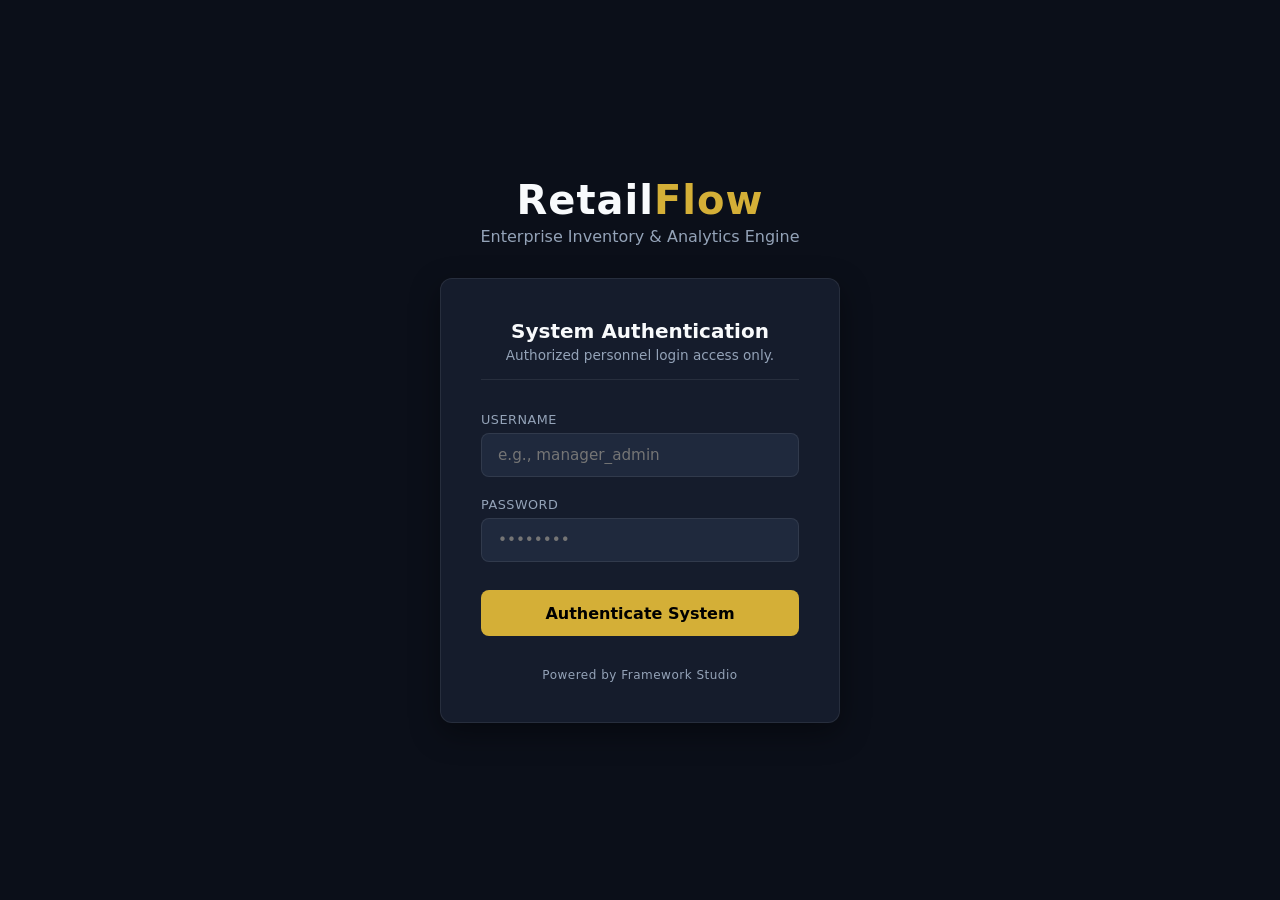
<file: index.html>
<!DOCTYPE html>
<html lang="en">
<head>
    <meta charset="UTF-8">
    <meta name="viewport" content="width=device-width, initial-scale=1.0">
    <title>RetailFlow | Welcome</title>
    <link rel="stylesheet" href="style.css">
</head>
<body>

    <div class="login-wrapper">
        <div class="brand-hero">
            <h1>Retail<span>Flow</span></h1>
            <p>Enterprise Inventory & Analytics Engine</p>
        </div>

        <div class="login-card">
            <div class="login-header">
                <h2>System Authentication</h2>
                <p>Authorized personnel login access only.</p>
            </div>

            <form id="loginForm">
                <div class="input-group">
                    <label for="username">Username</label>
                    <input type="text" id="username" placeholder="e.g., manager_admin" required>
                </div>
                <div class="input-group">
                    <label for="password">Password</label>
                    <input type="password" id="password" placeholder="••••••••" required>
                </div>

                <button type="submit" class="submit-btn">Authenticate System</button>
            </form>

            <div class="login-footer">
                <p>Powered by Framework Studio</p>
            </div>
        </div>
    </div>

    <script>
        // Quick immediate redirect simulation for login mechanics
        document.getElementById('loginForm').addEventListener('submit', (e) => {
            e.preventDefault();
            window.location.href = 'dashboard.html';
        });
    </script>
</body>
</html>
</file>
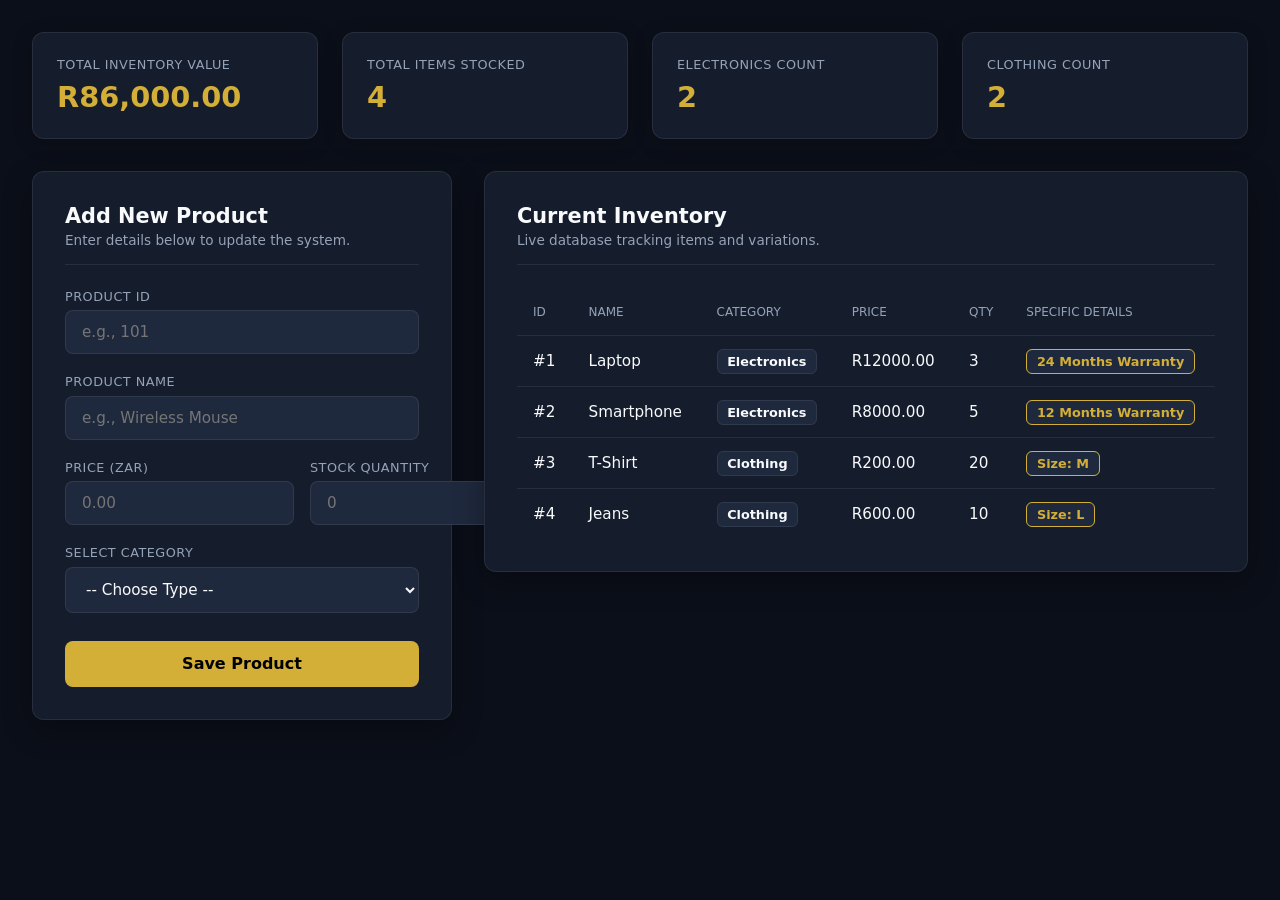
<file: dashboard.html>
<!DOCTYPE html>
<html lang="en">
<head>
    <meta charset="UTF-8">
    <meta name="viewport" content="width=device-width, initial-scale=1.0">
    <title>RetailFlow | Dashboard</title>
    <link rel="stylesheet" href="style.css">
</head>
<body>

    <div class="dashboard-wrapper">
        <header class="analytics-row">
            <div class="metric-card">
                <span class="metric-title">Total Inventory Value</span>
                <h3 id="stat-total-value">R0.00</h3>
            </div>
            <div class="metric-card">
                <span class="metric-title">Total Items Stocked</span>
                <h3 id="stat-total-count">0</h3>
            </div>
            <div class="metric-card">
                <span class="metric-title">Electronics Count</span>
                <h3 id="stat-electronics-count">0</h3>
            </div>
            <div class="metric-card">
                <span class="metric-title">Clothing Count</span>
                <h3 id="stat-clothing-count">0</h3>
            </div>
        </header>

        <main class="workspace-layout">

            <div class="form-card">
                <div class="form-header">
                    <h2>Add New Product</h2>
                    <p>Enter details below to update the system.</p>
                </div>

                <form id="productForm">
                    <div class="input-group">
                        <label for="productId">Product ID</label>
                        <input type="number" id="productId" placeholder="e.g., 101" required>
                    </div>

                    <div class="input-group">
                        <label for="productName">Product Name</label>
                        <input type="text" id="productName" placeholder="e.g., Wireless Mouse" required>
                    </div>

                    <div class="input-row">
                        <div class="input-group">
                            <label for="productPrice">Price (ZAR)</label>
                            <input type="number" id="productPrice" placeholder="0.00" step="0.01" required>
                        </div>
                        <div class="input-group">
                            <label for="productQuantity">Stock Quantity</label>
                            <input type="number" id="productQuantity" placeholder="0" required>
                        </div>
                    </div>

                    <div class="input-group category-selector">
                        <label for="productCategory">Select Category</label>
                        <select id="productCategory" required>
                            <option value="" disabled selected>-- Choose Type --</option>
                            <option value="electronics">Electronics</option>
                            <option value="clothing">Clothing</option>
                        </select>
                    </div>

                    <div id="electronics-fields" class="input-group dynamic-field hidden">
                        <label for="warrantyMonths">Warranty Period (Months)</label>
                        <input type="number" id="warrantyMonths" placeholder="e.g., 24">
                    </div>

                    <div id="clothing-fields" class="input-group dynamic-field hidden">
                        <label>Select Size</label>
                        <div class="size-options">
                            <label class="size-btn"><input type="radio" name="size" value="S"> S</label>
                            <label class="size-btn"><input type="radio" name="size" value="M"> M</label>
                            <label class="size-btn"><input type="radio" name="size" value="L"> L</label>
                            <label class="size-btn"><input type="radio" name="size" value="XL"> XL</label>
                        </div>
                    </div>

                    <button type="submit" class="submit-btn">Save Product</button>
                </form>
            </div>

            <div class="table-card">
                <div class="card-header">
                    <h2>Current Inventory</h2>
                    <p>Live database tracking items and variations.</p>
                </div>
                <div class="table-responsive">
                    <table>
                        <thead>
                            <tr>
                                <th>ID</th>
                                <th>Name</th>
                                <th>Category</th>
                                <th>Price</th>
                                <th>Qty</th>
                                <th>Specific Details</th>
                            </tr>
                        </thead>
                        <tbody id="inventoryTableBody">
                        </tbody>
                    </table>
                </div>
            </div>

        </main>
    </div>

    <script src="app.js"></script>
</body>
</html>
</file>
<file: style.css>
/* --- GLOBAL CONFIGURATION & THEME VARIABLES --- */
:root {
    --bg-main: #0b0f19; /* Deep Obsidian Midnight */
    --bg-card: #151c2c; /* Sleek Charcoal Card Panels */
    --bg-input: #1f293d; /* High-contrast Input Fields */
    --text-primary: #f8fafc; /* crisp Off-White */
    --text-muted: #94a3b8; /* Clean Steel Muted Gray */
    --accent-gold: #d4af37; /* Framework Premium Gold Accent */
    --accent-gold-hover: #b8972f; /* Deep Rich Hover Gold */
    --border-color: rgba(255, 255, 255, 0.08);
}

/* --- BASE STYLES --- */
* {
    margin: 0;
    padding: 0;
    box-sizing: border-box;
    font-family: 'Segoe UI', system-ui, sans-serif;
}

html {
    scroll-behavior: smooth;
}

body {
    background-color: var(--bg-main);
    color: var(--text-primary);
    min-height: 100vh;
    padding: 2rem;
    display: flex;
    justify-content: center;
    align-items: center;
}

/* --- SYSTEM LOGIN & LANDING GATEWAYS --- */
.login-wrapper {
    display: flex;
    flex-direction: column;
    align-items: center;
    justify-content: center;
    min-height: 80vh;
    width: 100%;
    gap: 2rem;
}

.brand-hero {
    text-align: center;
}

    .brand-hero h1 {
        font-size: 2.5rem;
        font-weight: 700;
        letter-spacing: 1px;
        color: var(--text-primary);
    }

        .brand-hero h1 span {
            color: var(--accent-gold);
        }

    .brand-hero p {
        color: var(--text-muted);
        font-size: 1rem;
        margin-top: 0.25rem;
    }

.login-card {
    background-color: var(--bg-card);
    padding: 2.5rem;
    border-radius: 12px;
    width: 100%;
    max-width: 400px;
    border: 1px solid var(--border-color);
    box-shadow: 0 10px 30px rgba(0,0,0,0.4);
}

.login-header {
    margin-bottom: 2rem;
    border-bottom: 1px solid var(--border-color);
    padding-bottom: 1rem;
    text-align: center;
}

    .login-header h2 {
        font-size: 1.25rem;
        font-weight: 600;
        margin-bottom: 0.25rem;
    }

    .login-header p {
        color: var(--text-muted);
        font-size: 0.85rem;
    }

.login-footer {
    margin-top: 2rem;
    text-align: center;
    font-size: 0.75rem;
    color: var(--text-muted);
    letter-spacing: 0.5px;
}

/* --- DASHBOARD WRAPPER STRUCTURE --- */
.dashboard-wrapper {
    width: 100%;
    max-width: 1300px;
    display: flex;
    flex-direction: column;
    gap: 2rem;
    align-self: start;
}

/* --- ANALYTICS/REPORT TOP CARDS --- */
.analytics-row {
    display: grid;
    grid-template-columns: repeat(auto-fit, minmax(240px, 1fr));
    gap: 1.5rem;
}

.metric-card {
    background-color: var(--bg-card);
    border: 1px solid var(--border-color);
    padding: 1.5rem;
    border-radius: 12px;
    box-shadow: 0 4px 20px rgba(0,0,0,0.2);
}

.metric-title {
    font-size: 0.8rem;
    color: var(--text-muted);
    text-transform: uppercase;
    letter-spacing: 0.5px;
    display: block;
    margin-bottom: 0.5rem;
}

.metric-card h3 {
    font-size: 1.8rem;
    color: var(--accent-gold);
    font-weight: 600;
}

/* --- DUAL WORKSPACE GRID LAYOUT --- */
.workspace-layout {
    display: grid;
    grid-template-columns: 420px 1fr;
    gap: 2rem;
    align-items: start;
}

@media (max-width: 1024px) {
    .workspace-layout {
        grid-template-columns: 1fr;
    }
}

/* --- COMPONENT CARDS (FORMS & TABLES) --- */
.form-card, .table-card {
    background-color: var(--bg-card);
    padding: 2rem;
    border-radius: 12px;
    border: 1px solid var(--border-color);
    box-shadow: 0 10px 30px rgba(0,0,0,0.3);
}

.form-header, .card-header {
    margin-bottom: 1.5rem;
    border-bottom: 1px solid var(--border-color);
    padding-bottom: 1rem;
}

    .form-header h2, .card-header h2 {
        font-size: 1.3rem;
        font-weight: 600;
        margin-bottom: 0.25rem;
    }

    .form-header p, .card-header p {
        color: var(--text-muted);
        font-size: 0.85rem;
    }

/* --- FORM ELEMENT ENGINE --- */
.input-group {
    margin-bottom: 1.25rem;
    display: flex;
    flex-direction: column;
}

.input-row {
    display: flex;
    gap: 1rem;
}

    .input-row .input-group {
        flex: 1;
    }

label {
    font-size: 0.8rem;
    font-weight: 500;
    color: var(--text-muted);
    margin-bottom: 0.4rem;
    text-transform: uppercase;
    letter-spacing: 0.5px;
}

input[type="text"],
input[type="number"],
input[type="password"],
select {
    background-color: var(--bg-input);
    border: 1px solid var(--border-color);
    color: var(--text-primary);
    padding: 0.75rem 1rem;
    border-radius: 8px;
    font-size: 0.95rem;
    outline: none;
    transition: 0.3s ease;
}

    input:focus, select:focus {
        border-color: var(--accent-gold);
        box-shadow: 0 0 0 2px rgba(212, 175, 55, 0.15);
    }

/* Structural utility helper */
.hidden {
    display: none !important;
}

/* --- CUSTOM ADAPTIVE RADIO TAG BUTTONS --- */
.size-options {
    display: flex;
    gap: 0.5rem;
}

.size-btn {
    flex: 1;
    text-align: center;
    background-color: var(--bg-input);
    border: 1px solid var(--border-color);
    border-radius: 8px;
    padding: 0.6rem;
    cursor: pointer;
    transition: 0.3s ease;
    font-size: 0.9rem;
    color: var(--text-primary);
}

    .size-btn input[type="radio"] {
        display: none;
    }

    .size-btn:has(input:checked) {
        background-color: var(--accent-gold);
        color: #000;
        border-color: var(--accent-gold);
        font-weight: 600;
    }

/* --- INTERACTIVE BUTTON SYSTEMS --- */
.submit-btn {
    width: 100%;
    background-color: var(--accent-gold);
    color: #000;
    border: none;
    padding: 0.85rem;
    border-radius: 8px;
    font-size: 1rem;
    font-weight: 600;
    cursor: pointer;
    transition: 0.3s ease;
    margin-top: 0.5rem;
}

    .submit-btn:hover {
        background-color: var(--accent-gold-hover);
        transform: translateY(-1px);
    }

/* --- PROFESSIONAL LIVE INVENTORY TABLE --- */
.table-responsive {
    width: 100%;
    overflow-x: auto;
}

table {
    width: 100%;
    border-collapse: collapse;
    text-align: left;
    font-size: 0.95rem;
}

th {
    color: var(--text-muted);
    font-weight: 500;
    text-transform: uppercase;
    font-size: 0.75rem;
    padding: 1rem;
    border-bottom: 1px solid var(--border-color);
}

td {
    padding: 1rem;
    border-bottom: 1px solid var(--border-color);
    color: var(--text-primary);
}

tr:last-child td {
    border-bottom: none;
}

tr:hover td {
    background-color: rgba(255, 255, 255, 0.02);
}

/* --- BADGES & CONTROLS --- */
.badge {
    padding: 0.25rem 0.6rem;
    border-radius: 6px;
    font-size: 0.8rem;
    font-weight: 600;
    background-color: var(--bg-input);
    border: 1px solid var(--border-color);
    text-transform: capitalize;
}

.badge-gold {
    border-color: var(--accent-gold);
    color: var(--accent-gold);
}
</file>
